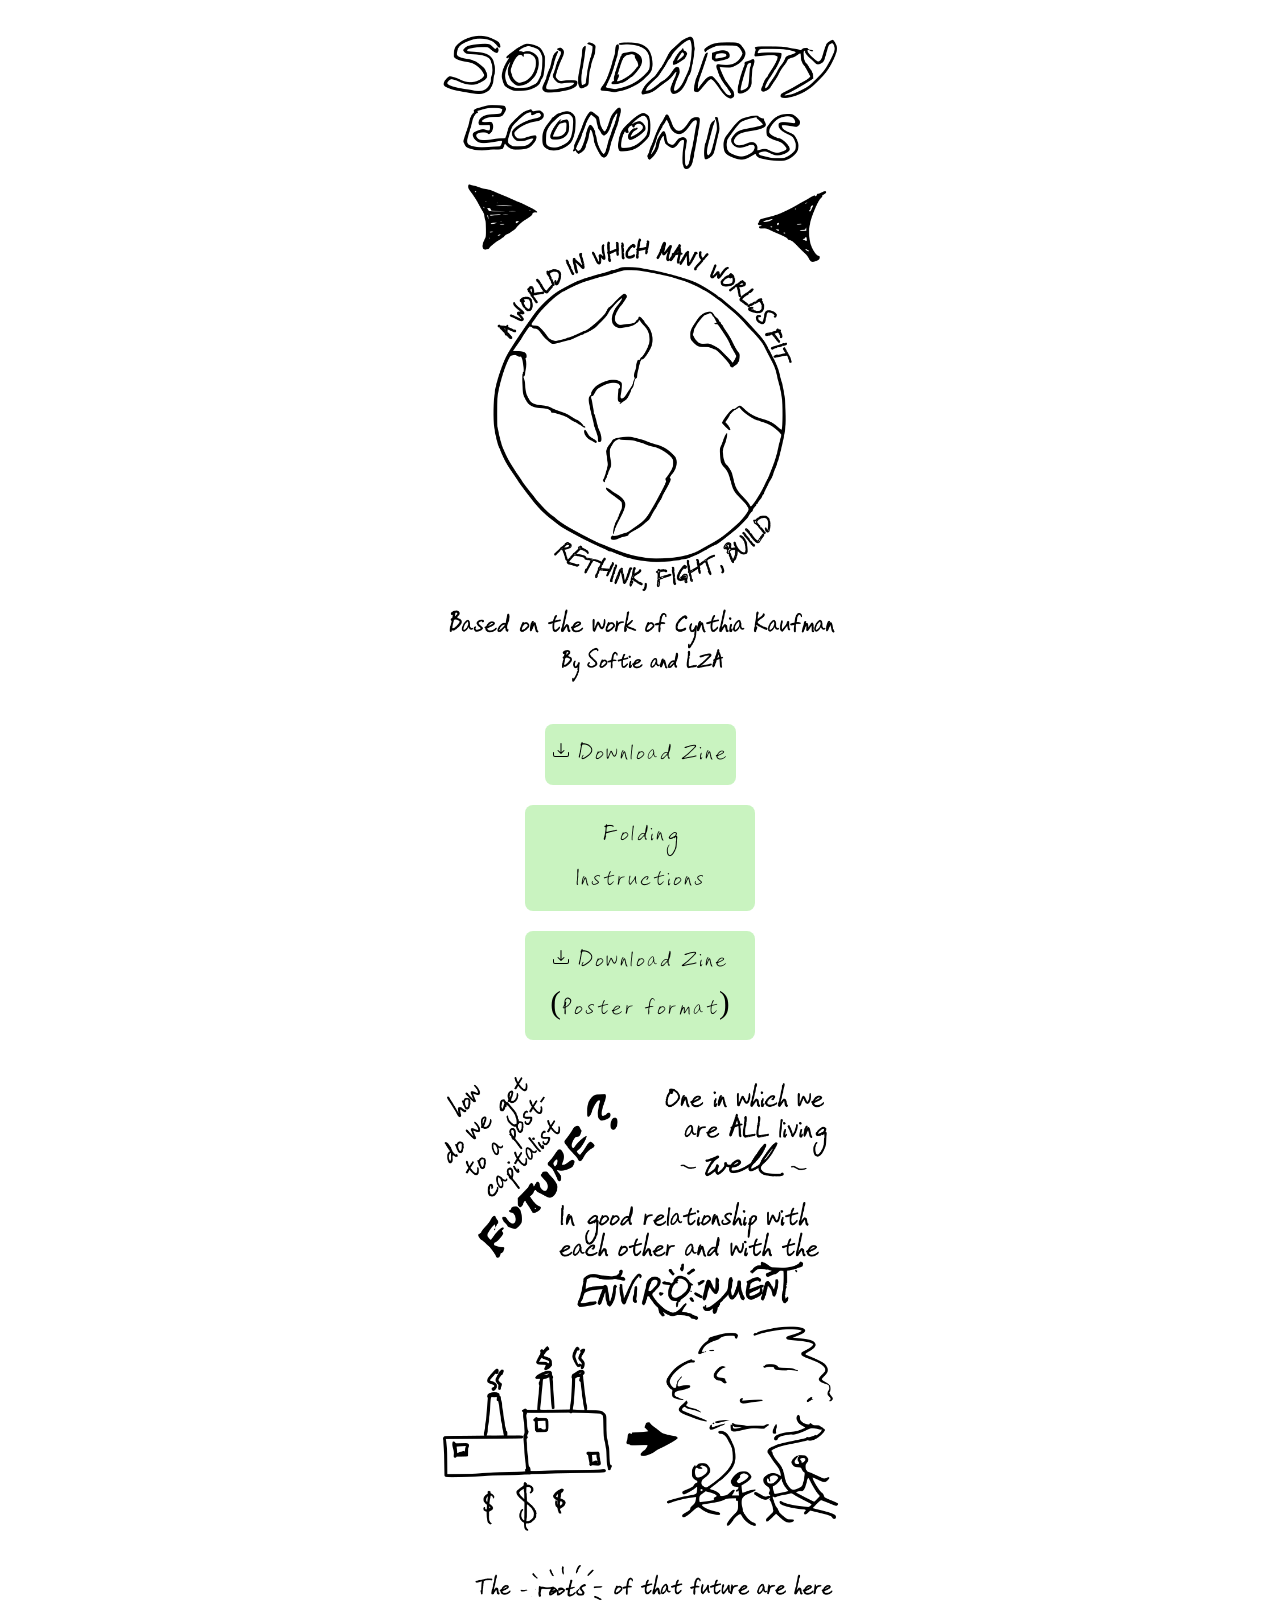
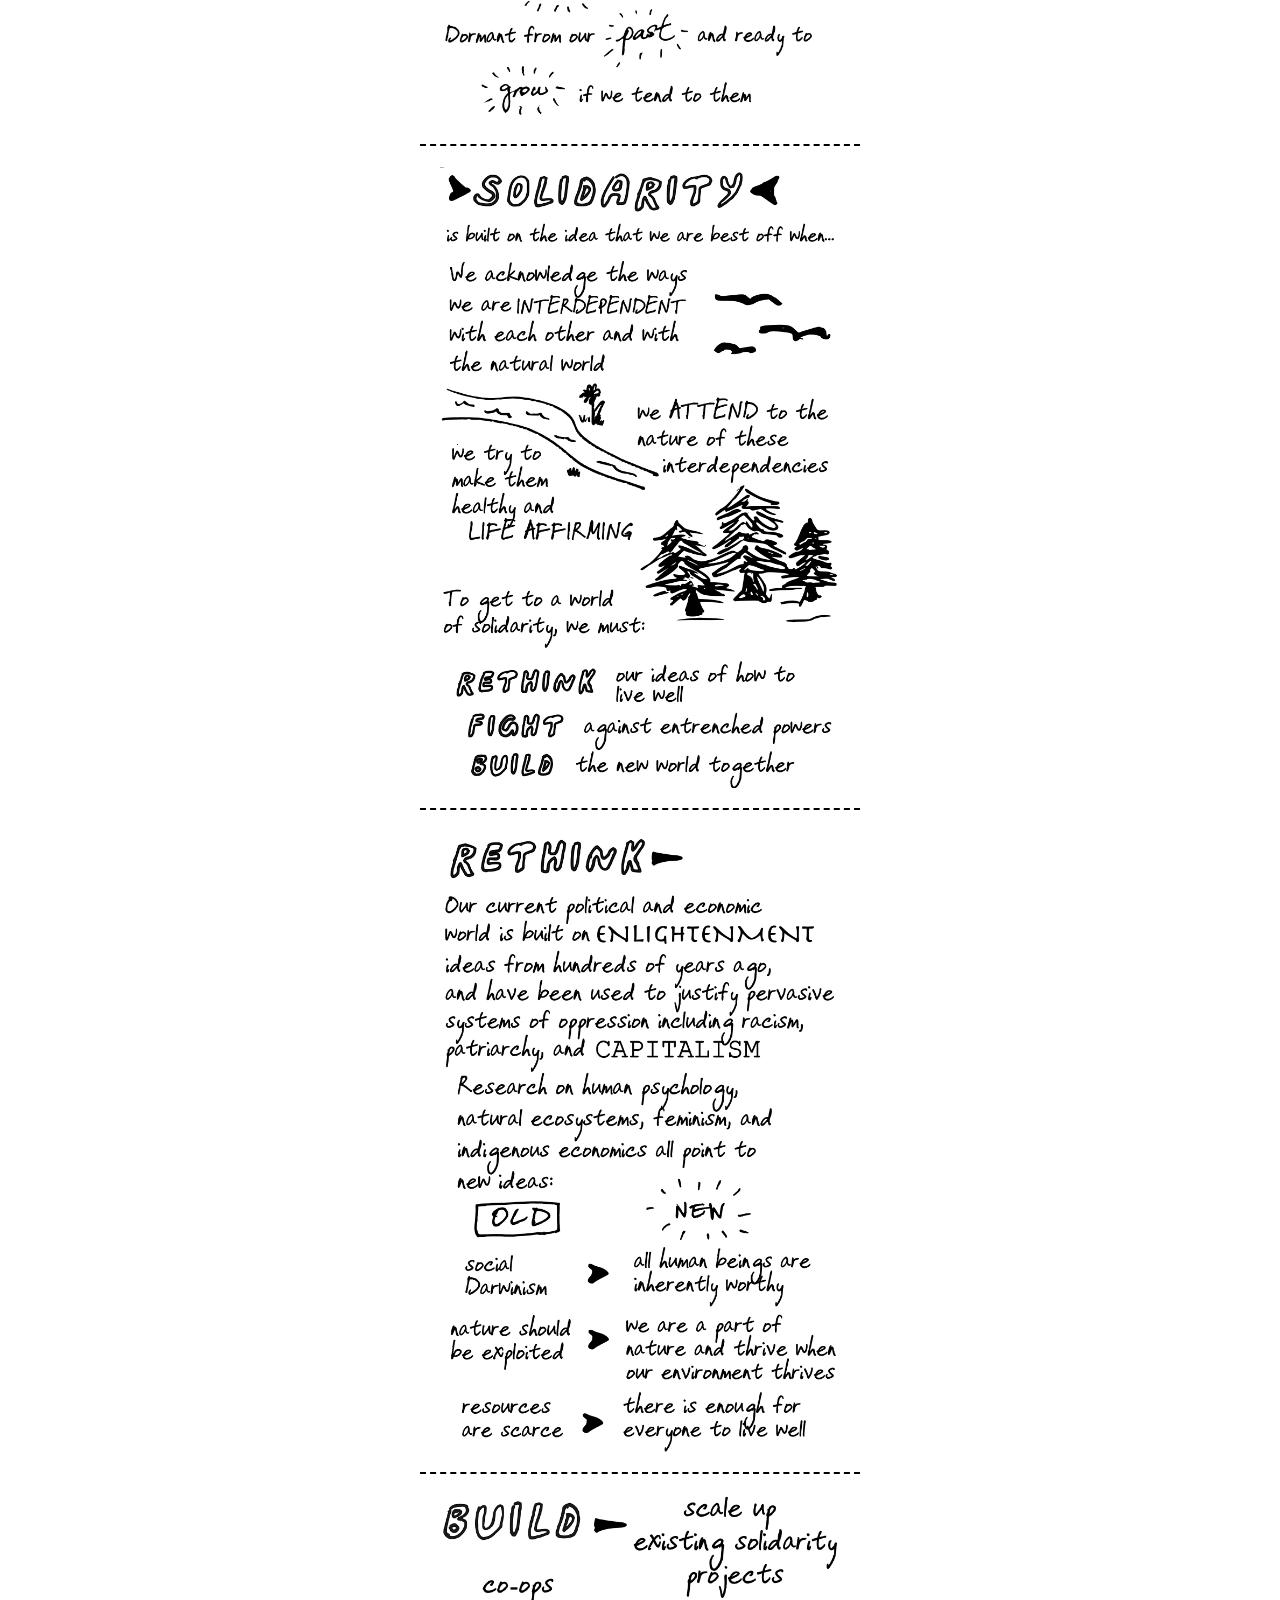
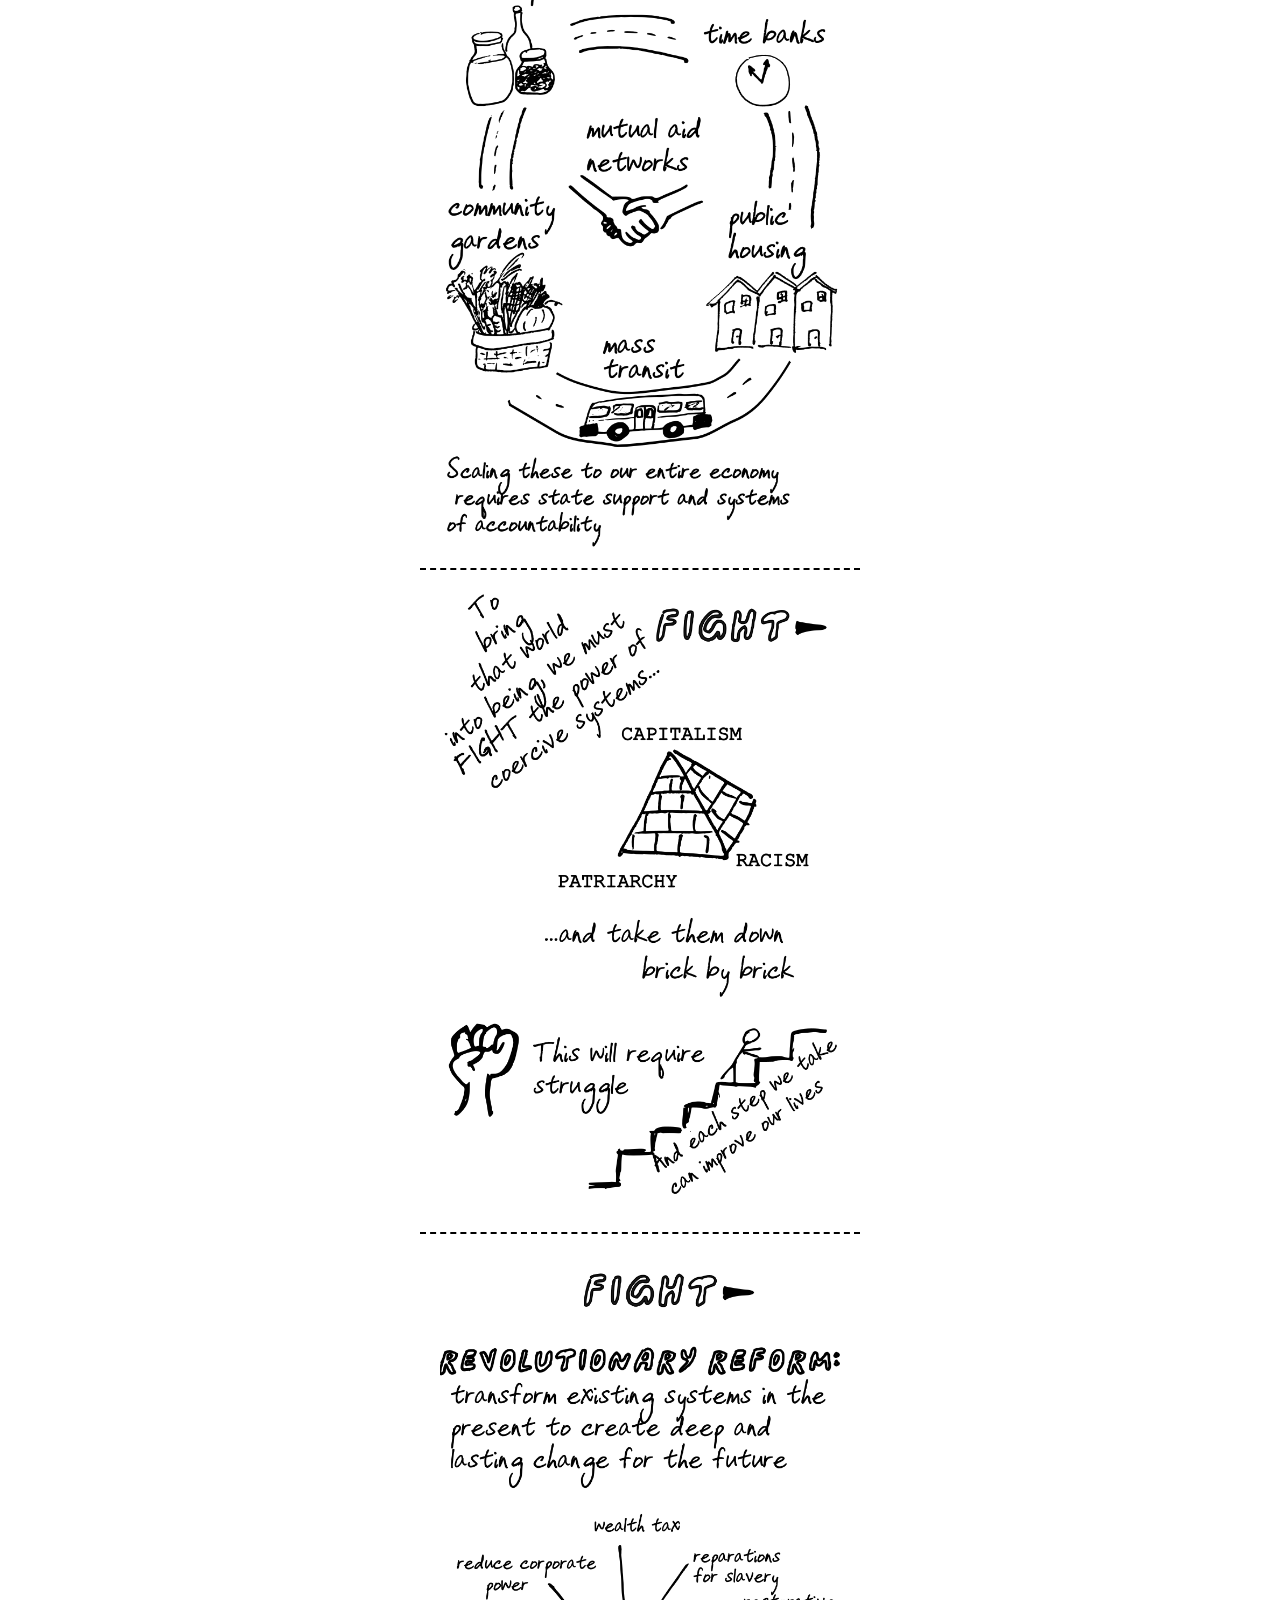
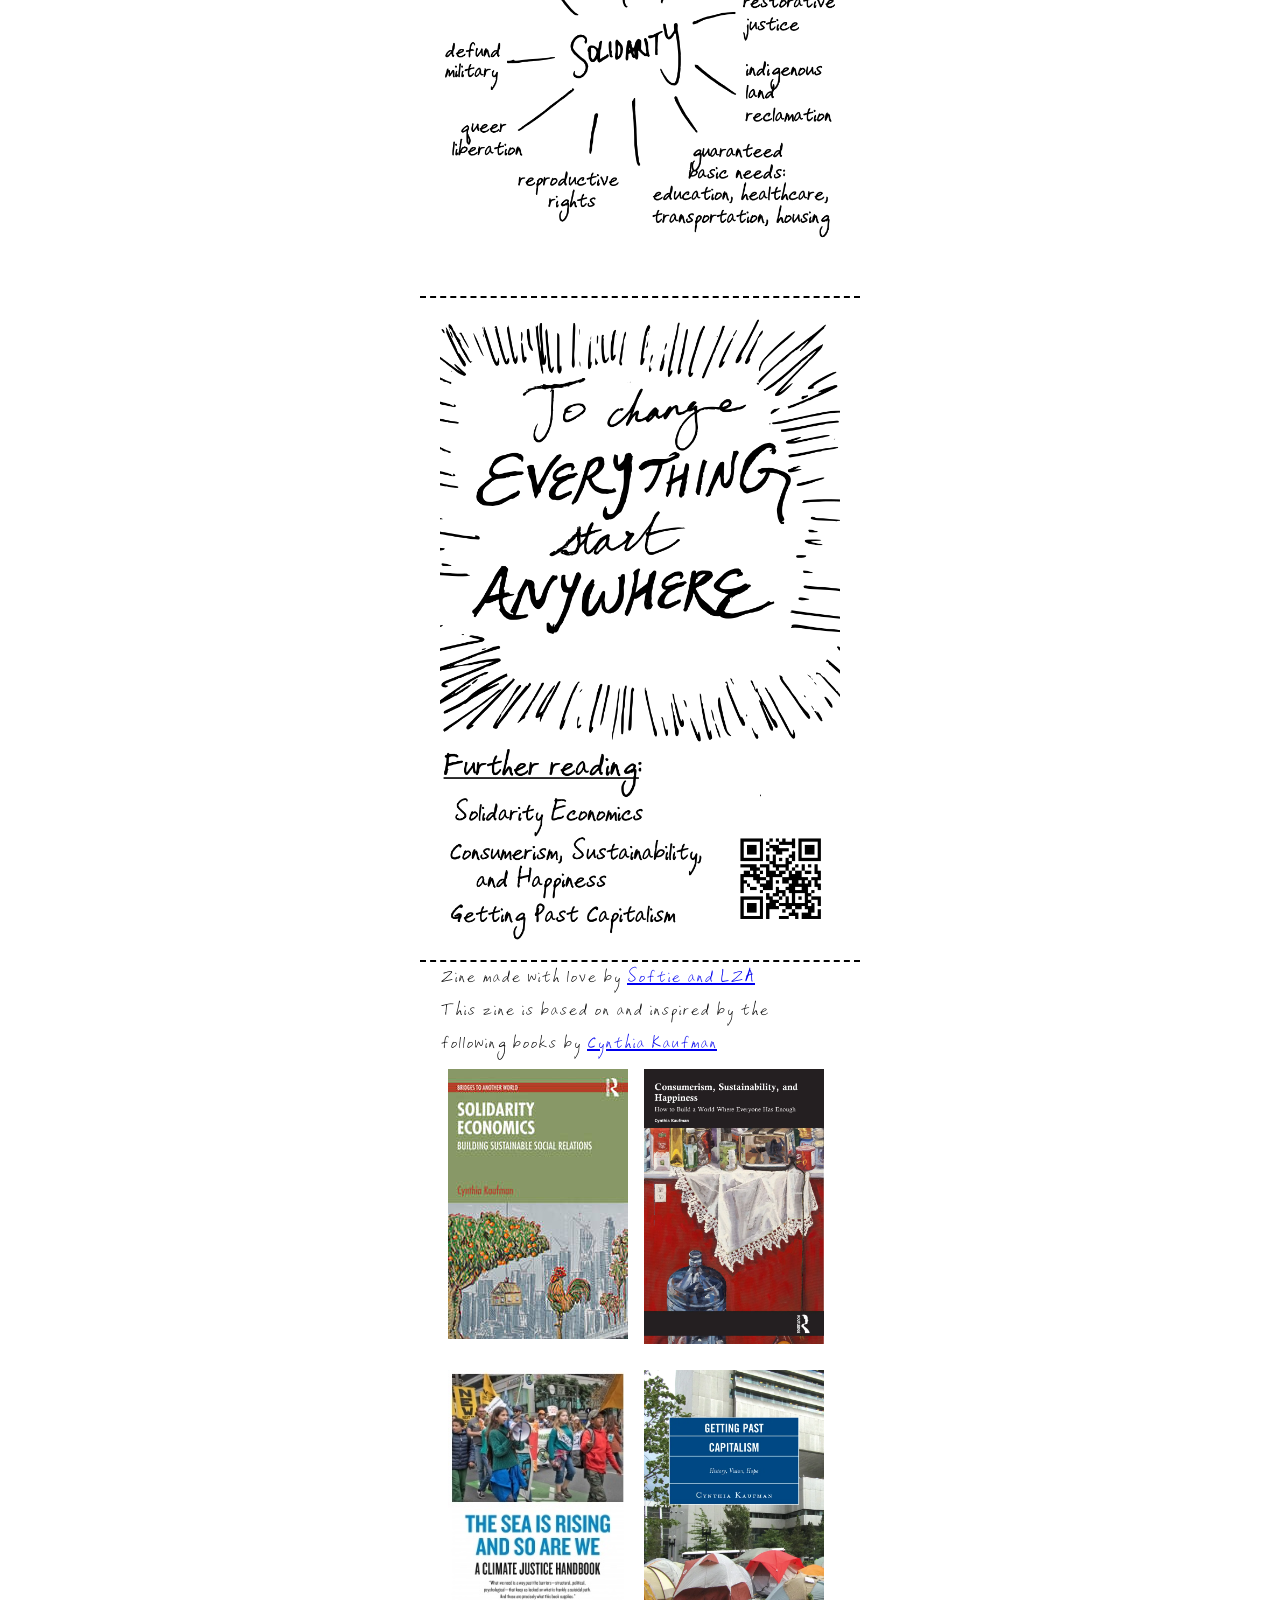
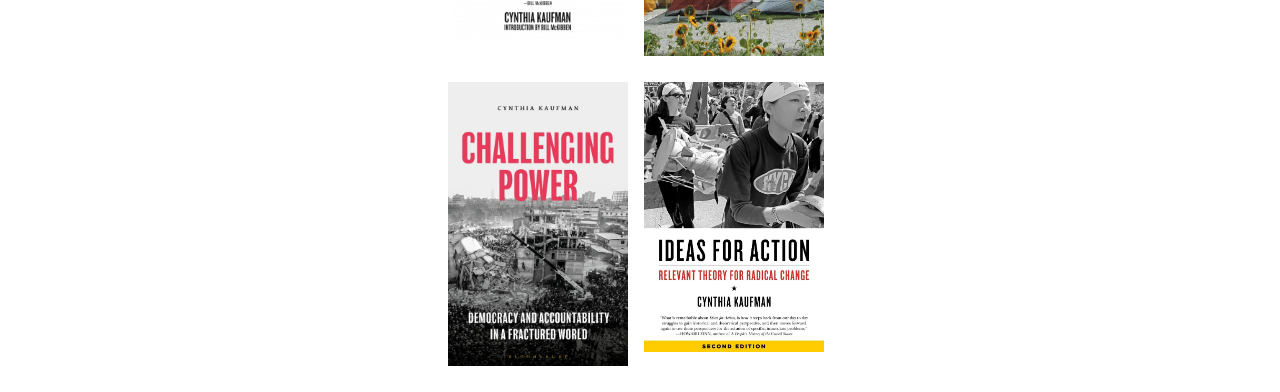
<file: index.html>
<!doctype html>
<html lang="en">
  <head>
    <meta charset="UTF-8" />
    <meta name="viewport" content="width=device-width, initial-scale=1.0" />
    <base href="./">
    <title>Revolutionary Reform</title>
    <link rel="stylesheet" href="styles/index.css">
    <link rel="stylesheet" href="styles/fonts.css">
  </head>
  <body>
    <div class="app">
      <div>
        <img class="zine-image" src="assets/images/issue1/page1.png">
      </div>
      <div class="controls">
        <a class="download-zine" href="assets/pdfs/issue1.pdf" download="solidarity_economics_zine.pdf">
          <div class="dl-contents">
            <svg xmlns="http://www.w3.org/2000/svg" width="16" height="16" fill="currentColor" viewBox="0 0 16 16">
              <path d="M.5 9.9a.5.5 0 0 1 .5.5v2.5a1 1 0 0 0 1 1h12a1 1 0 0 0 1-1v-2.5a.5.5 0 0 1 1 0v2.5a2 2 0 0 1-2 2H2a2 2 0 0 1-2-2v-2.5a.5.5 0 0 1 .5-.5"/>
              <path d="M7.646 11.854a.5.5 0 0 0 .708 0l3-3a.5.5 0 0 0-.708-.708L8.5 10.293V1.5a.5.5 0 0 0-1 0v8.793L5.354 8.146a.5.5 0 1 0-.708.708z"/>
            </svg>
            Download Zine
          </div>
        </a>
        <a class="download-zine" href="https://plix.mit.edu/facilitator-resources/how-to-fold-a-zine" target="_blank">
          <div class="dl-contents">
            Folding Instructions
          </div>
        </a>
        <a class="download-zine" href="assets/pdfs/issue1_poster.pdf" download="solidarity_economics_zine_poster.pdf">
          <div class="dl-contents">
            <svg xmlns="http://www.w3.org/2000/svg" width="16" height="16" fill="currentColor" viewBox="0 0 16 16">
              <path d="M.5 9.9a.5.5 0 0 1 .5.5v2.5a1 1 0 0 0 1 1h12a1 1 0 0 0 1-1v-2.5a.5.5 0 0 1 1 0v2.5a2 2 0 0 1-2 2H2a2 2 0 0 1-2-2v-2.5a.5.5 0 0 1 .5-.5"/>
              <path d="M7.646 11.854a.5.5 0 0 0 .708 0l3-3a.5.5 0 0 0-.708-.708L8.5 10.293V1.5a.5.5 0 0 0-1 0v8.793L5.354 8.146a.5.5 0 1 0-.708.708z"/>
            </svg>
            Download Zine (Poster format)
          </div>
        </a>
      </div>
      <div id="zine-scroll" class="zine-scroll">
        <img class="zine-image slideshow-image" src="assets/images/issue1/page2.png">
        <img class="zine-image slideshow-image" src="assets/images/issue1/page3.png">
        <img class="zine-image slideshow-image" src="assets/images/issue1/page4.png">
        <img class="zine-image slideshow-image" src="assets/images/issue1/page5.png">
        <img class="zine-image slideshow-image" src="assets/images/issue1/page6.png">
        <img class="zine-image slideshow-image" src="assets/images/issue1/page7.png">
        <img class="zine-image slideshow-image" src="assets/images/issue1/page8.png">
      </div>
      <div class="info">
        <div>Zine made with love by <a href="mailto:softie@revolutionary-reform.com">Softie and LZA</a></div>
        <div>This zine is based on and inspired by the following books by <a href="https://cynthiakaufman.net/" target="_blank">Cynthia Kaufman</a></div>
      </div>
      <div class="gallery">
        <a id="Solidarity Economics" href="https://drive.google.com/file/d/1DaebEaBwesPNZAlrIo-67Rrc8nZeJlOz/view?usp=drive_link" target="_blank">
          <img class="book_cover_img" src="assets/images/book_covers/sol-econ-cover-1.jpg">
        </a>
        <a id="Consumerism, Sustainability, and Happiness" href="https://drive.google.com/file/d/1EHiWje09WRMwKCymy2s3GuySxnihou9U/view?usp=sharing" target="_blank">
          <img class="book_cover_img" src="assets/images/book_covers/consumerism-cover-1.webp">
        </a>
        <a id="The Sea is Rising" href="https://drive.google.com/file/d/1EHiWje09WRMwKCymy2s3GuySxnihou9U/view?usp=sharing" target="_blank">
          <img class="book_cover_img" src="assets/images/book_covers/sea-is-rising-cover-3.jpg">
        </a>
        <a id="Getting Past Capitalism" href="https://drive.google.com/file/d/1f2C4Lz_-3j50qDzeWraQx49HBPxfwG-A/view?usp=sharing" target="_blank">
          <img class="book_cover_img" src="assets/images/book_covers/gpc-cover-300dpi.webp">
        </a>
        <a id="Challenging Power" href="https://drive.google.com/file/d/1VwSx1akVZAFkV0ZAskIfYkFVC9559o-1/view?usp=sharing" target="_blank">
          <img class="book_cover_img" src="assets/images/book_covers/challenging-power.png">
        </a>
        <a id="Ideas for Action" href="https://drive.google.com/file/d/1XU7vqC8qW_c91JIv80ijaQuFthAFgPSI/view?usp=drive_link" target="_blank">
          <img class="book_cover_img" src="assets/images/book_covers/ifa-second-edition-coverphoto.webp">
        </a>
      </div>
    </div>
  </body>
</html>
</file>
<file: styles/index.css>
.app {
  display: flex;
  flex-direction: column;
  align-items: center;
  font-family: LizStandard;
}

.controls {
  display: flex;
  flex-wrap: wrap;
  max-width: 250px;
  justify-content: center;
}

.download-zine {
  margin: 10px;
  background-color: #b9f0aec4;
  border-radius: 8px;
  color: black;
  padding: 3px;
  font-size: 32px;
  text-decoration: none;
  text-align: center;
}

.dl-contents {
  padding: 5px;
}

.gallery {
  display: flex;
  max-width: min(calc(100vw - 20px), 400px);
  flex-wrap: wrap;
}

.book_cover_img {
  max-width: 180px;
  padding: 8px;
}

.zine-scroll {
  display: flex;
  flex-direction: column;
}

.zine-image {
  max-width: min(calc(100vw - 20px), 400px);
  padding: 20px;
}

.slideshow-image {
  border-bottom: 2px black dashed;
}

.info {
  max-width: min(100vw, 400px);
  font-size: 24px;
}
</file>
<file: styles/fonts.css>
@font-face {
    font-family: 'LizStandard';
    src: url('../assets/fonts/Liz0907-Regular.otf') format('opentype');
    font-weight: normal;
    font-style: normal;
    font-display: swap;
}
</file>
